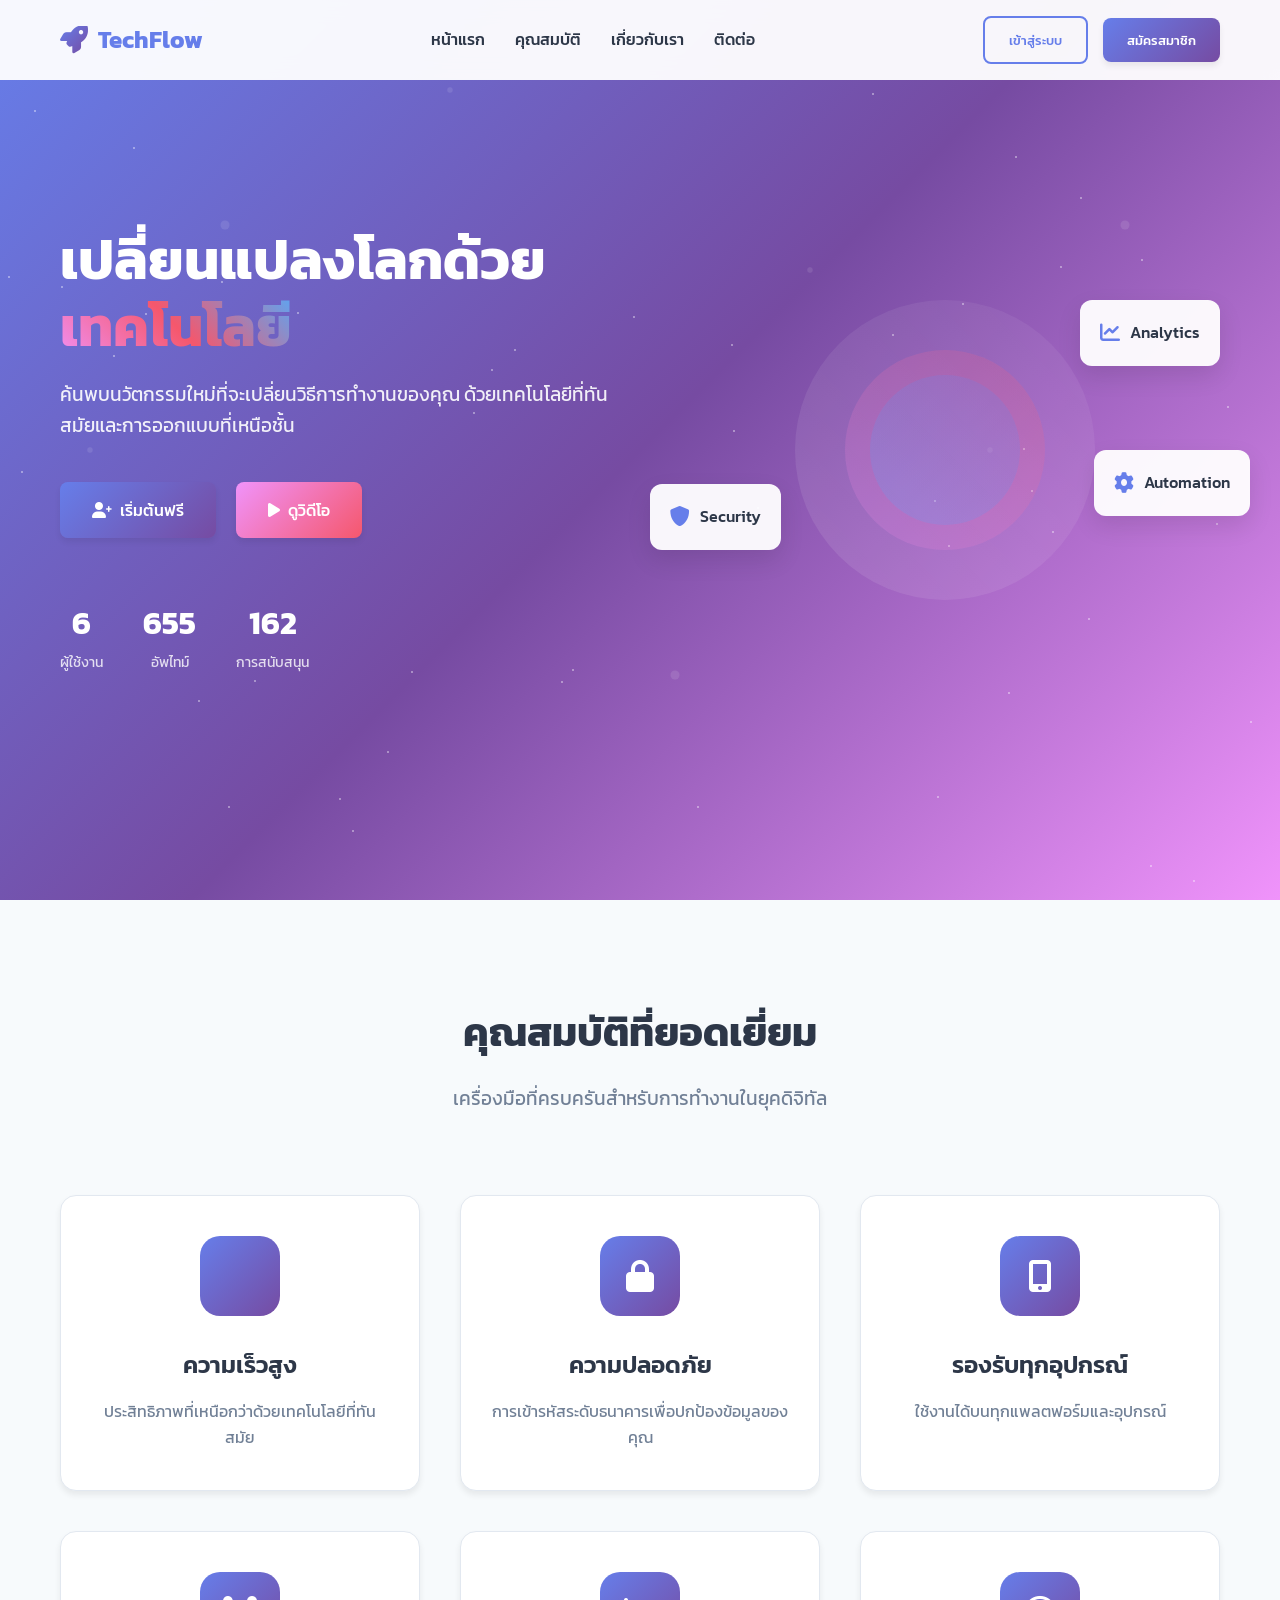
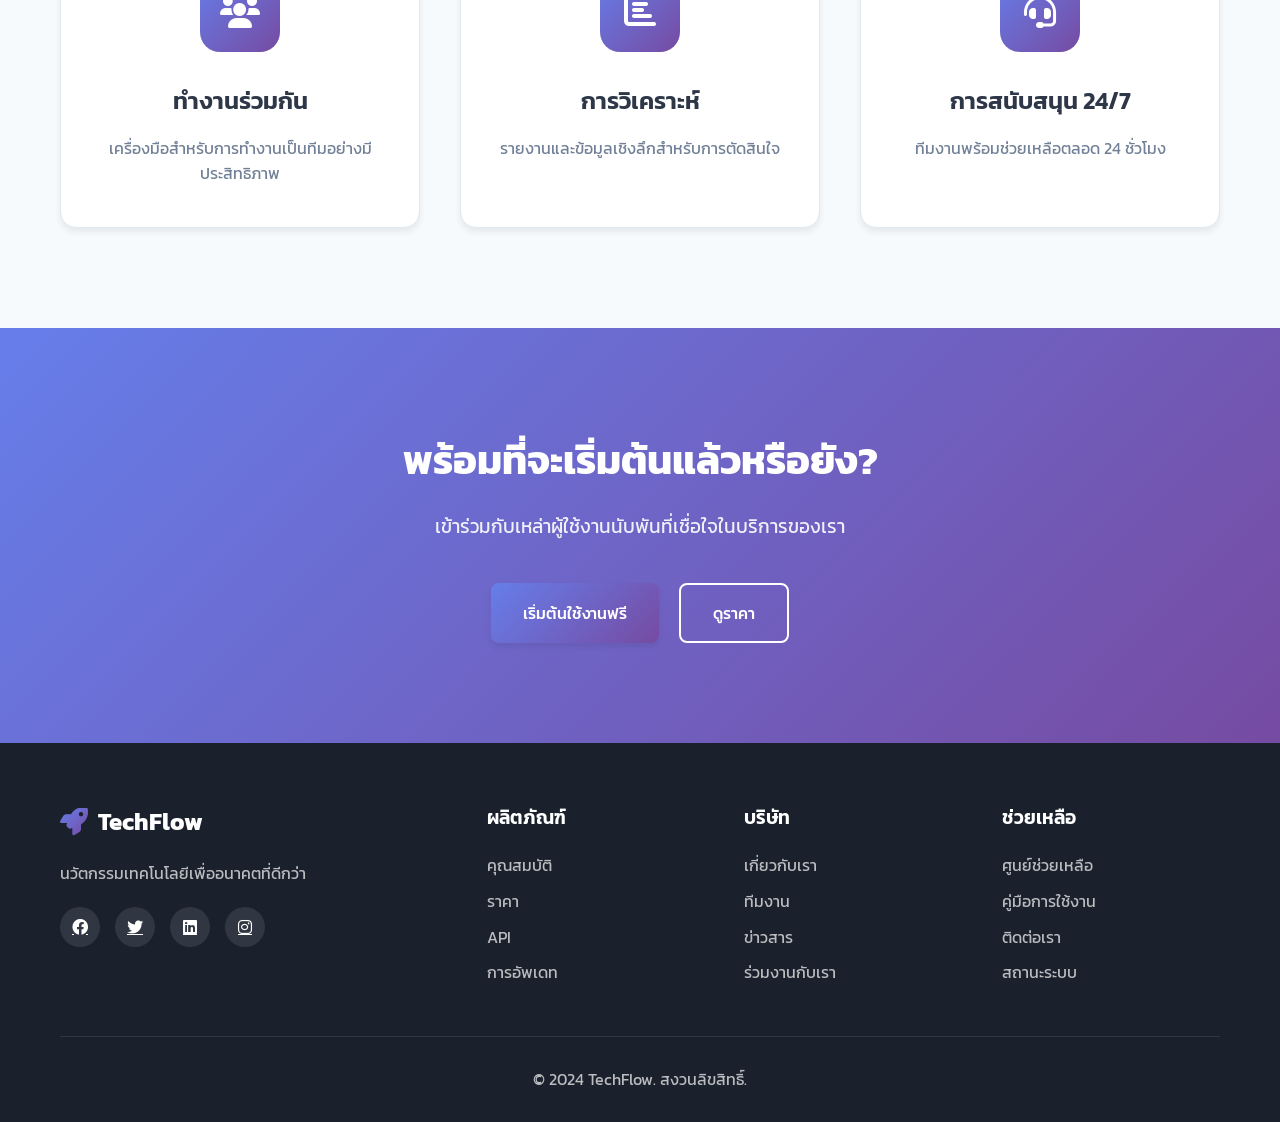
<file: index.html>
<!DOCTYPE html>
<html lang="th">
<head>
    <meta charset="UTF-8">
    <meta name="viewport" content="width=device-width, initial-scale=1.0">
    <title>Welcome - เข้าสู่โลกแห่งนวัตกรรม</title>
    <link rel="stylesheet" href="styles.css">
    <link href="https://cdnjs.cloudflare.com/ajax/libs/font-awesome/6.0.0/css/all.min.css" rel="stylesheet">
    <link href="https://fonts.googleapis.com/css2?family=Kanit:wght@300;400;500;600;700&display=swap" rel="stylesheet">
</head>
<body>
    <!-- Navigation -->
    <nav class="navbar">
        <div class="nav-container">
            <div class="nav-logo">
                <i class="fas fa-rocket"></i>
                <span>TechFlow</span>
            </div>
            <div class="nav-menu">
                <a href="#home" class="nav-link">หน้าแรก</a>
                <a href="#features" class="nav-link">คุณสมบัติ</a>
                <a href="#about" class="nav-link">เกี่ยวกับเรา</a>
                <a href="#contact" class="nav-link">ติดต่อ</a>
            </div>
            <div class="nav-auth">
                <button class="btn btn-outline" onclick="openModal('login')">เข้าสู่ระบบ</button>
                <button class="btn btn-primary" onclick="openModal('signup')">สมัครสมาชิก</button>
            </div>
            <div class="hamburger">
                <span></span>
                <span></span>
                <span></span>
            </div>
        </div>
    </nav>

    <!-- Hero Section -->
    <section id="home" class="hero">
        <div class="hero-container">
            <div class="hero-content">
                <h1 class="hero-title">
                    เปลี่ยนแปลงโลกด้วย
                    <span class="gradient-text">เทคโนโลยี</span>
                </h1>
                <p class="hero-description">
                    ค้นพบนวัตกรรมใหม่ที่จะเปลี่ยนวิธีการทำงานของคุณ 
                    ด้วยเทคโนโลยีที่ทันสมัยและการออกแบบที่เหนือชั้น
                </p>
                <div class="hero-buttons">
                    <button class="btn btn-primary btn-large" onclick="openModal('signup')">
                        <i class="fas fa-user-plus"></i>
                        เริ่มต้นฟรี
                    </button>
                    <button class="btn btn-secondary btn-large">
                        <i class="fas fa-play"></i>
                        ดูวิดีโอ
                    </button>
                </div>
                <div class="hero-stats">
                    <div class="stat">
                        <span class="stat-number">10K+</span>
                        <span class="stat-label">ผู้ใช้งาน</span>
                    </div>
                    <div class="stat">
                        <span class="stat-number">99.9%</span>
                        <span class="stat-label">อัพไทม์</span>
                    </div>
                    <div class="stat">
                        <span class="stat-number">24/7</span>
                        <span class="stat-label">การสนับสนุน</span>
                    </div>
                </div>
            </div>
            <div class="hero-image">
                <div class="floating-card card-1">
                    <i class="fas fa-chart-line"></i>
                    <span>Analytics</span>
                </div>
                <div class="floating-card card-2">
                    <i class="fas fa-shield-alt"></i>
                    <span>Security</span>
                </div>
                <div class="floating-card card-3">
                    <i class="fas fa-cog"></i>
                    <span>Automation</span>
                </div>
                <div class="hero-graphic">
                    <div class="circle circle-1"></div>
                    <div class="circle circle-2"></div>
                    <div class="circle circle-3"></div>
                </div>
            </div>
        </div>
    </section>

    <!-- Features Section -->
    <section id="features" class="features">
        <div class="container">
            <div class="section-header">
                <h2>คุณสมบัติที่ยอดเยี่ยม</h2>
                <p>เครื่องมือที่ครบครันสำหรับการทำงานในยุคดิจิทัล</p>
            </div>
            <div class="features-grid">
                <div class="feature-card">
                    <div class="feature-icon">
                        <i class="fas fa-lightning-bolt"></i>
                    </div>
                    <h3>ความเร็วสูง</h3>
                    <p>ประสิทธิภาพที่เหนือกว่าด้วยเทคโนโลยีที่ทันสมัย</p>
                </div>
                <div class="feature-card">
                    <div class="feature-icon">
                        <i class="fas fa-lock"></i>
                    </div>
                    <h3>ความปลอดภัย</h3>
                    <p>การเข้ารหัสระดับธนาคารเพื่อปกป้องข้อมูลของคุณ</p>
                </div>
                <div class="feature-card">
                    <div class="feature-icon">
                        <i class="fas fa-mobile-alt"></i>
                    </div>
                    <h3>รองรับทุกอุปกรณ์</h3>
                    <p>ใช้งานได้บนทุกแพลตฟอร์มและอุปกรณ์</p>
                </div>
                <div class="feature-card">
                    <div class="feature-icon">
                        <i class="fas fa-users"></i>
                    </div>
                    <h3>ทำงานร่วมกัน</h3>
                    <p>เครื่องมือสำหรับการทำงานเป็นทีมอย่างมีประสิทธิภาพ</p>
                </div>
                <div class="feature-card">
                    <div class="feature-icon">
                        <i class="fas fa-chart-bar"></i>
                    </div>
                    <h3>การวิเคราะห์</h3>
                    <p>รายงานและข้อมูลเชิงลึกสำหรับการตัดสินใจ</p>
                </div>
                <div class="feature-card">
                    <div class="feature-icon">
                        <i class="fas fa-headset"></i>
                    </div>
                    <h3>การสนับสนุน 24/7</h3>
                    <p>ทีมงานพร้อมช่วยเหลือตลอด 24 ชั่วโมง</p>
                </div>
            </div>
        </div>
    </section>

    <!-- CTA Section -->
    <section class="cta">
        <div class="container">
            <div class="cta-content">
                <h2>พร้อมที่จะเริ่มต้นแล้วหรือยัง?</h2>
                <p>เข้าร่วมกับเหล่าผู้ใช้งานนับพันที่เชื่อใจในบริการของเรา</p>
                <div class="cta-buttons">
                    <button class="btn btn-primary btn-large" onclick="openModal('signup')">
                        เริ่มต้นใช้งานฟรี
                    </button>
                    <button class="btn btn-outline btn-large">
                        ดูราคา
                    </button>
                </div>
            </div>
        </div>
    </section>

    <!-- Footer -->
    <footer class="footer">
        <div class="container">
            <div class="footer-content">
                <div class="footer-brand">
                    <div class="footer-logo">
                        <i class="fas fa-rocket"></i>
                        <span>TechFlow</span>
                    </div>
                    <p>นวัตกรรมเทคโนโลยีเพื่ออนาคตที่ดีกว่า</p>
                    <div class="social-links">
                        <a href="#"><i class="fab fa-facebook"></i></a>
                        <a href="#"><i class="fab fa-twitter"></i></a>
                        <a href="#"><i class="fab fa-linkedin"></i></a>
                        <a href="#"><i class="fab fa-instagram"></i></a>
                    </div>
                </div>
                <div class="footer-links">
                    <div class="footer-column">
                        <h4>ผลิตภัณฑ์</h4>
                        <a href="#">คุณสมบัติ</a>
                        <a href="#">ราคา</a>
                        <a href="#">API</a>
                        <a href="#">การอัพเดท</a>
                    </div>
                    <div class="footer-column">
                        <h4>บริษัท</h4>
                        <a href="#">เกี่ยวกับเรา</a>
                        <a href="#">ทีมงาน</a>
                        <a href="#">ข่าวสาร</a>
                        <a href="#">ร่วมงานกับเรา</a>
                    </div>
                    <div class="footer-column">
                        <h4>ช่วยเหลือ</h4>
                        <a href="#">ศูนย์ช่วยเหลือ</a>
                        <a href="#">คู่มือการใช้งาน</a>
                        <a href="#">ติดต่อเรา</a>
                        <a href="#">สถานะระบบ</a>
                    </div>
                </div>
            </div>
            <div class="footer-bottom">
                <p>&copy; 2024 TechFlow. สงวนลิขสิทธิ์.</p>
            </div>
        </div>
    </footer>

    <!-- Modal for Login/Signup -->
    <div id="modal" class="modal">
        <div class="modal-content">
            <span class="close">&times;</span>
            
            <!-- Login Form -->
            <div id="loginForm" class="auth-form">
                <h2>เข้าสู่ระบบ</h2>
                <form>
                    <div class="form-group">
                        <label for="loginEmail">อีเมล</label>
                        <input type="email" id="loginEmail" required>
                    </div>
                    <div class="form-group">
                        <label for="loginPassword">รหัสผ่าน</label>
                        <input type="password" id="loginPassword" required>
                    </div>
                    <div class="form-options">
                        <label class="checkbox">
                            <input type="checkbox">
                            <span class="checkmark"></span>
                            จดจำฉันไว้
                        </label>
                        <a href="#" class="forgot-password">ลืมรหัสผ่าน?</a>
                    </div>
                    <button type="submit" class="btn btn-primary btn-full">เข้าสู่ระบบ</button>
                </form>
                <div class="auth-switch">
                    <p>ยังไม่มีบัญชี? <a href="#" onclick="switchForm('signup')">สมัครสมาชิก</a></p>
                </div>
            </div>

            <!-- Signup Form -->
            <div id="signupForm" class="auth-form" style="display: none;">
                <h2>สมัครสมาชิก</h2>
                <form>
                    <div class="form-group">
                        <label for="signupName">ชื่อ-นามสกุล</label>
                        <input type="text" id="signupName" required>
                    </div>
                    <div class="form-group">
                        <label for="signupEmail">อีเมล</label>
                        <input type="email" id="signupEmail" required>
                    </div>
                    <div class="form-group">
                        <label for="signupPassword">รหัสผ่าน</label>
                        <input type="password" id="signupPassword" required>
                    </div>
                    <div class="form-group">
                        <label for="confirmPassword">ยืนยันรหัสผ่าน</label>
                        <input type="password" id="confirmPassword" required>
                    </div>
                    <div class="form-options">
                        <label class="checkbox">
                            <input type="checkbox" required>
                            <span class="checkmark"></span>
                            ฉันยอมรับ <a href="#">ข้อกำหนดการใช้งาน</a>
                        </label>
                    </div>
                    <button type="submit" class="btn btn-primary btn-full">สมัครสมาชิก</button>
                </form>
                <div class="auth-switch">
                    <p>มีบัญชีอยู่แล้ว? <a href="#" onclick="switchForm('login')">เข้าสู่ระบบ</a></p>
                </div>
            </div>
        </div>
    </div>

    <script src="script.js"></script>
</body>
</html>
</file>
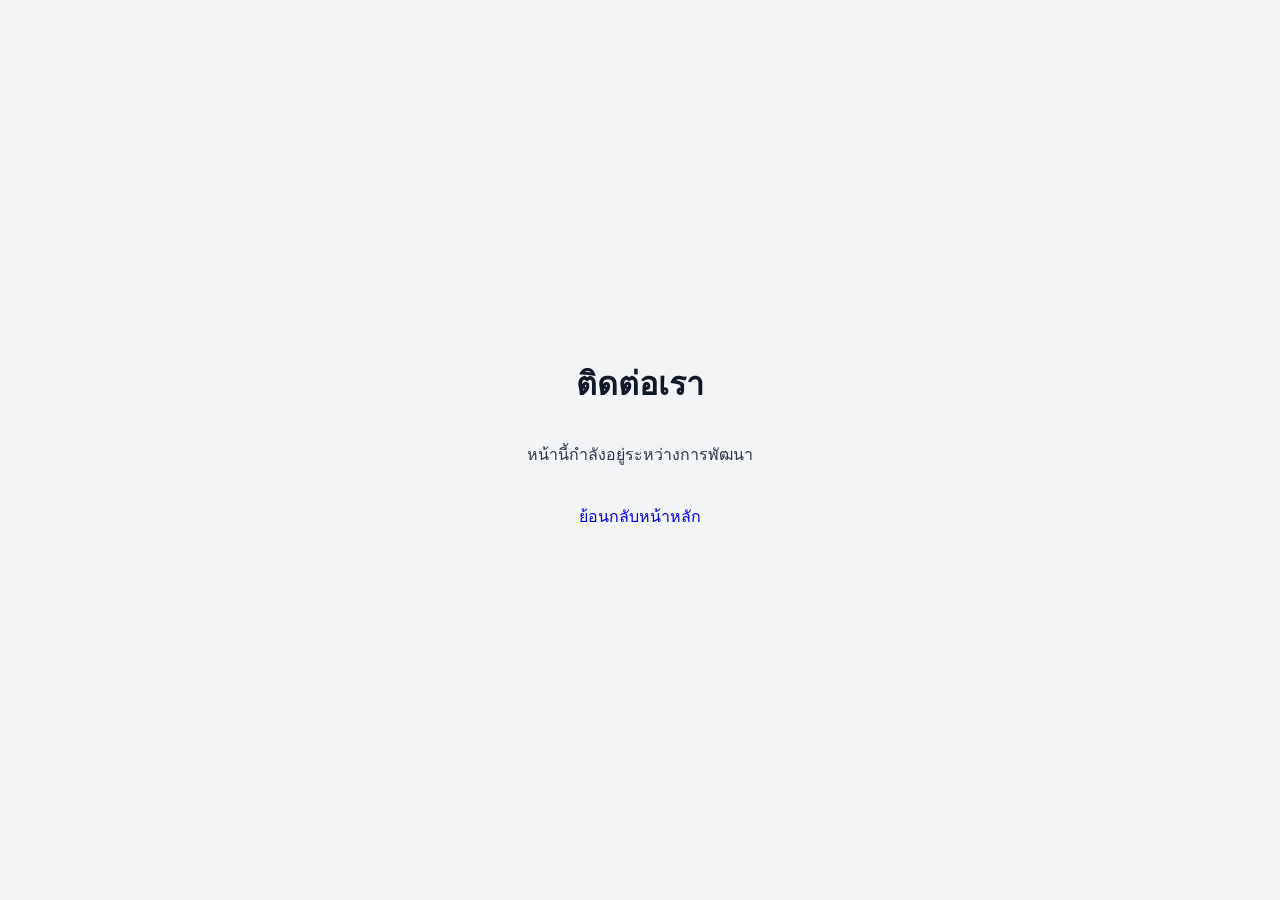
<file: contact.html>
<!DOCTYPE html>
<html lang="th">
<head>
  <meta charset="UTF-8" />
  <meta name="viewport" content="width=device-width, initial-scale=1.0" />
  <title>ติดต่อเรา - MyBrand</title>
  <link href="https://fonts.googleapis.com/css2?family=Inter:wght@400;600;700&display=swap" rel="stylesheet" />
  <link rel="stylesheet" href="styles.css" />
  <style>
    .contact-page {
      display: flex;
      flex-direction: column;
      align-items: center;
      justify-content: center;
      min-height: 100vh;
      padding: 2rem;
      background-color: #f3f4f6;
    }
    .contact-page h1 {
      margin-bottom: 2rem;
      font-size: 2rem;
      color: #111827;
    }
    .contact-page a {
      margin-top: 1.5rem;
    }
  </style>
</head>
<body>
  <div class="contact-page">
    <h1>ติดต่อเรา</h1>
    <p>หน้านี้กำลังอยู่ระหว่างการพัฒนา</p>
    <a class="btn secondary" href="index.html">ย้อนกลับหน้าหลัก</a>
  </div>
</body>
</html>
</file>
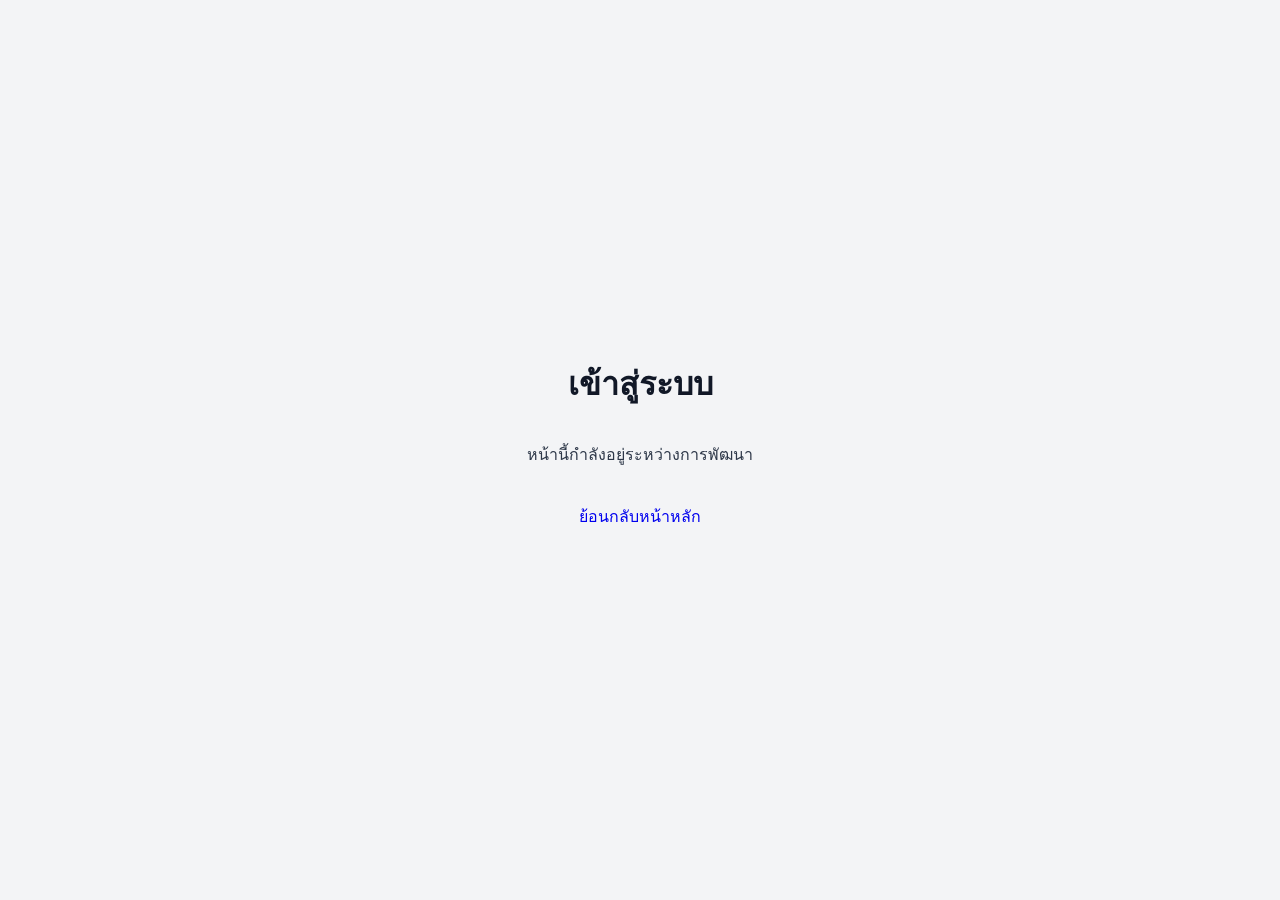
<file: login.html>
<!DOCTYPE html>
<html lang="th">
<head>
  <meta charset="UTF-8" />
  <meta name="viewport" content="width=device-width, initial-scale=1.0" />
  <title>ล็อกอิน - MyBrand</title>
  <link href="https://fonts.googleapis.com/css2?family=Inter:wght@400;600;700&display=swap" rel="stylesheet" />
  <link rel="stylesheet" href="styles.css" />
  <style>
    .auth-page {
      display: flex;
      flex-direction: column;
      align-items: center;
      justify-content: center;
      min-height: 100vh;
      padding: 2rem;
      background-color: #f3f4f6;
    }
    .auth-page h1 {
      margin-bottom: 2rem;
      font-size: 2rem;
      color: #111827;
    }
    .auth-page a {
      margin-top: 1.5rem;
    }
  </style>
</head>
<body>
  <div class="auth-page">
    <h1>เข้าสู่ระบบ</h1>
    <p>หน้านี้กำลังอยู่ระหว่างการพัฒนา</p>
    <a class="btn secondary" href="index.html">ย้อนกลับหน้าหลัก</a>
  </div>
</body>
</html>
</file>
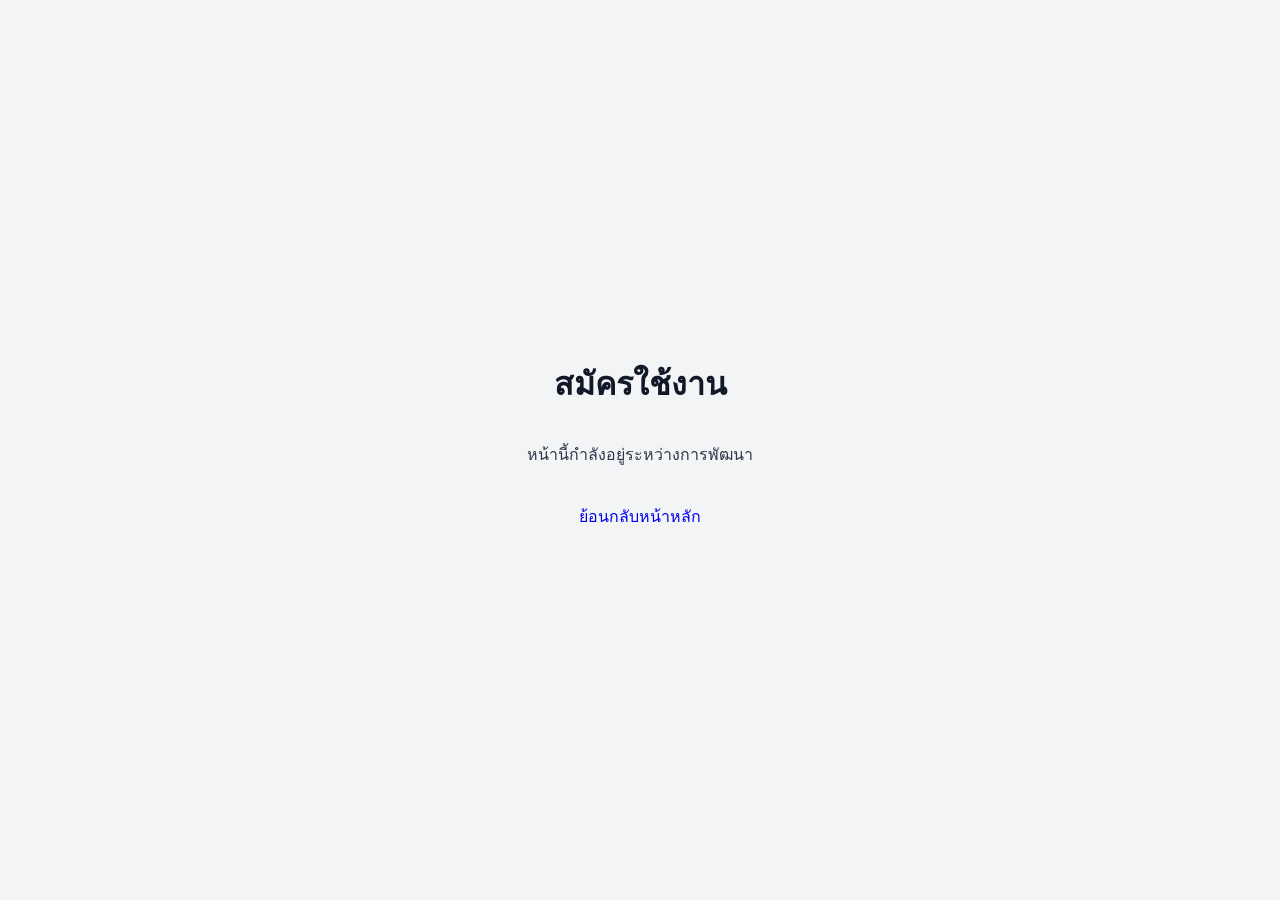
<file: signup.html>
<!DOCTYPE html>
<html lang="th">
<head>
  <meta charset="UTF-8" />
  <meta name="viewport" content="width=device-width, initial-scale=1.0" />
  <title>สมัครใช้งาน - MyBrand</title>
  <link href="https://fonts.googleapis.com/css2?family=Inter:wght@400;600;700&display=swap" rel="stylesheet" />
  <link rel="stylesheet" href="styles.css" />
  <style>
    .auth-page {
      display: flex;
      flex-direction: column;
      align-items: center;
      justify-content: center;
      min-height: 100vh;
      padding: 2rem;
      background-color: #f3f4f6;
    }
    .auth-page h1 {
      margin-bottom: 2rem;
      font-size: 2rem;
      color: #111827;
    }
    .auth-page a {
      margin-top: 1.5rem;
    }
  </style>
</head>
<body>
  <div class="auth-page">
    <h1>สมัครใช้งาน</h1>
    <p>หน้านี้กำลังอยู่ระหว่างการพัฒนา</p>
    <a class="btn secondary" href="index.html">ย้อนกลับหน้าหลัก</a>
  </div>
</body>
</html>
</file>
<file: styles.css>
/* Reset and Base Styles */
* {
    margin: 0;
    padding: 0;
    box-sizing: border-box;
}

:root {
    --primary-color: #667eea;
    --primary-dark: #5a6fd8;
    --secondary-color: #764ba2;
    --accent-color: #f093fb;
    --text-primary: #2d3748;
    --text-secondary: #718096;
    --text-light: #ffffff;
    --bg-primary: #ffffff;
    --bg-secondary: #f7fafc;
    --bg-dark: #1a202c;
    --border-color: #e2e8f0;
    --shadow-light: 0 4px 6px rgba(0, 0, 0, 0.07);
    --shadow-medium: 0 10px 25px rgba(0, 0, 0, 0.1);
    --shadow-heavy: 0 20px 40px rgba(0, 0, 0, 0.15);
    --gradient-primary: linear-gradient(135deg, #667eea 0%, #764ba2 100%);
    --gradient-secondary: linear-gradient(135deg, #f093fb 0%, #f5576c 100%);
    --gradient-background: linear-gradient(135deg, #667eea 0%, #764ba2 50%, #f093fb 100%);
}

body {
    font-family: 'Kanit', sans-serif;
    line-height: 1.6;
    color: var(--text-primary);
    overflow-x: hidden;
}

/* Smooth scrolling */
html {
    scroll-behavior: smooth;
}

/* Container */
.container {
    max-width: 1200px;
    margin: 0 auto;
    padding: 0 20px;
}

/* Buttons */
.btn {
    display: inline-flex;
    align-items: center;
    gap: 8px;
    padding: 12px 24px;
    border: none;
    border-radius: 8px;
    font-family: inherit;
    font-weight: 500;
    text-decoration: none;
    cursor: pointer;
    transition: all 0.3s ease;
    position: relative;
    overflow: hidden;
}

.btn::before {
    content: '';
    position: absolute;
    top: 0;
    left: -100%;
    width: 100%;
    height: 100%;
    background: linear-gradient(90deg, transparent, rgba(255,255,255,0.2), transparent);
    transition: left 0.5s;
}

.btn:hover::before {
    left: 100%;
}

.btn-primary {
    background: var(--gradient-primary);
    color: var(--text-light);
    box-shadow: var(--shadow-light);
}

.btn-primary:hover {
    transform: translateY(-2px);
    box-shadow: var(--shadow-medium);
}

.btn-secondary {
    background: var(--gradient-secondary);
    color: var(--text-light);
    box-shadow: var(--shadow-light);
}

.btn-secondary:hover {
    transform: translateY(-2px);
    box-shadow: var(--shadow-medium);
}

.btn-outline {
    background: transparent;
    color: var(--primary-color);
    border: 2px solid var(--primary-color);
}

.btn-outline:hover {
    background: var(--primary-color);
    color: var(--text-light);
    transform: translateY(-2px);
}

.btn-large {
    padding: 16px 32px;
    font-size: 16px;
}

.btn-full {
    width: 100%;
    justify-content: center;
}

/* Navigation */
.navbar {
    position: fixed;
    top: 0;
    width: 100%;
    background: rgba(255, 255, 255, 0.95);
    backdrop-filter: blur(10px);
    z-index: 1000;
    padding: 1rem 0;
    transition: all 0.3s ease;
}

.navbar.scrolled {
    background: rgba(255, 255, 255, 0.98);
    box-shadow: var(--shadow-light);
}

.nav-container {
    max-width: 1200px;
    margin: 0 auto;
    padding: 0 20px;
    display: flex;
    justify-content: space-between;
    align-items: center;
}

.nav-logo {
    display: flex;
    align-items: center;
    gap: 10px;
    font-size: 24px;
    font-weight: 700;
    color: var(--primary-color);
}

.nav-logo i {
    font-size: 28px;
    background: var(--gradient-primary);
    -webkit-background-clip: text;
    -webkit-text-fill-color: transparent;
    background-clip: text;
}

.nav-menu {
    display: flex;
    gap: 30px;
}

.nav-link {
    text-decoration: none;
    color: var(--text-primary);
    font-weight: 500;
    transition: color 0.3s ease;
    position: relative;
}

.nav-link::after {
    content: '';
    position: absolute;
    bottom: -5px;
    left: 0;
    width: 0;
    height: 2px;
    background: var(--gradient-primary);
    transition: width 0.3s ease;
}

.nav-link:hover {
    color: var(--primary-color);
}

.nav-link:hover::after {
    width: 100%;
}

.nav-auth {
    display: flex;
    gap: 15px;
    align-items: center;
}

.hamburger {
    display: none;
    flex-direction: column;
    cursor: pointer;
    gap: 4px;
}

.hamburger span {
    width: 25px;
    height: 3px;
    background: var(--text-primary);
    transition: 0.3s;
}

/* Hero Section */
.hero {
    min-height: 100vh;
    background: var(--gradient-background);
    display: flex;
    align-items: center;
    position: relative;
    overflow: hidden;
}

.hero::before {
    content: '';
    position: absolute;
    top: 0;
    left: 0;
    right: 0;
    bottom: 0;
    background: url('data:image/svg+xml,<svg xmlns="http://www.w3.org/2000/svg" viewBox="0 0 100 100"><defs><pattern id="grain" width="100" height="100" patternUnits="userSpaceOnUse"><circle cx="25" cy="25" r="0.5" fill="%23ffffff" opacity="0.1"/><circle cx="75" cy="75" r="0.5" fill="%23ffffff" opacity="0.1"/><circle cx="50" cy="10" r="0.3" fill="%23ffffff" opacity="0.1"/><circle cx="10" cy="50" r="0.3" fill="%23ffffff" opacity="0.1"/><circle cx="90" cy="30" r="0.3" fill="%23ffffff" opacity="0.1"/></pattern></defs><rect width="100" height="100" fill="url(%23grain)"/></svg>');
}

.hero-container {
    max-width: 1200px;
    margin: 0 auto;
    padding: 0 20px;
    display: grid;
    grid-template-columns: 1fr 1fr;
    gap: 60px;
    align-items: center;
    position: relative;
    z-index: 1;
}

.hero-content {
    animation: fadeInUp 1s ease-out;
}

.hero-title {
    font-size: 3.5rem;
    font-weight: 700;
    line-height: 1.2;
    margin-bottom: 20px;
    color: var(--text-light);
}

.gradient-text {
    background: linear-gradient(45deg, #f093fb, #f5576c, #4facfe);
    -webkit-background-clip: text;
    -webkit-text-fill-color: transparent;
    background-clip: text;
    animation: gradientShift 3s ease-in-out infinite;
}

@keyframes gradientShift {
    0%, 100% { background-position: 0% 50%; }
    50% { background-position: 100% 50%; }
}

.hero-description {
    font-size: 1.2rem;
    color: rgba(255, 255, 255, 0.9);
    margin-bottom: 40px;
    line-height: 1.6;
}

.hero-buttons {
    display: flex;
    gap: 20px;
    margin-bottom: 60px;
}

.hero-stats {
    display: flex;
    gap: 40px;
}

.stat {
    text-align: center;
}

.stat-number {
    display: block;
    font-size: 2rem;
    font-weight: 700;
    color: var(--text-light);
}

.stat-label {
    font-size: 0.9rem;
    color: rgba(255, 255, 255, 0.8);
}

/* Hero Image */
.hero-image {
    position: relative;
    display: flex;
    justify-content: center;
    align-items: center;
    animation: fadeInRight 1s ease-out 0.3s both;
}

.hero-graphic {
    position: relative;
    width: 400px;
    height: 400px;
}

.circle {
    position: absolute;
    border-radius: 50%;
    animation: float 6s ease-in-out infinite;
}

.circle-1 {
    width: 300px;
    height: 300px;
    background: linear-gradient(45deg, rgba(255,255,255,0.1), rgba(255,255,255,0.05));
    top: 50px;
    left: 50px;
    animation-delay: 0s;
}

.circle-2 {
    width: 200px;
    height: 200px;
    background: linear-gradient(45deg, rgba(240,147,251,0.2), rgba(245,87,108,0.2));
    top: 100px;
    left: 100px;
    animation-delay: 2s;
}

.circle-3 {
    width: 150px;
    height: 150px;
    background: linear-gradient(45deg, rgba(79,172,254,0.2), rgba(102,126,234,0.2));
    top: 125px;
    left: 125px;
    animation-delay: 4s;
}

.floating-card {
    position: absolute;
    background: rgba(255, 255, 255, 0.95);
    backdrop-filter: blur(10px);
    padding: 20px;
    border-radius: 12px;
    box-shadow: var(--shadow-medium);
    display: flex;
    align-items: center;
    gap: 10px;
    font-weight: 500;
    color: var(--text-primary);
    animation: float 4s ease-in-out infinite;
}

.card-1 {
    top: 50px;
    right: 0;
    animation-delay: 0s;
}

.card-2 {
    bottom: 100px;
    left: -20px;
    animation-delay: 1.5s;
}

.card-3 {
    top: 200px;
    right: -30px;
    animation-delay: 3s;
}

.floating-card i {
    font-size: 20px;
    color: var(--primary-color);
}

@keyframes float {
    0%, 100% { transform: translateY(0px); }
    50% { transform: translateY(-20px); }
}

@keyframes fadeInUp {
    from {
        opacity: 0;
        transform: translateY(30px);
    }
    to {
        opacity: 1;
        transform: translateY(0);
    }
}

@keyframes fadeInRight {
    from {
        opacity: 0;
        transform: translateX(30px);
    }
    to {
        opacity: 1;
        transform: translateX(0);
    }
}

/* Features Section */
.features {
    padding: 100px 0;
    background: var(--bg-secondary);
}

.section-header {
    text-align: center;
    margin-bottom: 80px;
}

.section-header h2 {
    font-size: 2.5rem;
    font-weight: 700;
    margin-bottom: 20px;
    color: var(--text-primary);
}

.section-header p {
    font-size: 1.2rem;
    color: var(--text-secondary);
    max-width: 600px;
    margin: 0 auto;
}

.features-grid {
    display: grid;
    grid-template-columns: repeat(auto-fit, minmax(300px, 1fr));
    gap: 40px;
}

.feature-card {
    background: var(--bg-primary);
    padding: 40px 30px;
    border-radius: 16px;
    box-shadow: var(--shadow-light);
    text-align: center;
    transition: all 0.3s ease;
    border: 1px solid var(--border-color);
}

.feature-card:hover {
    transform: translateY(-10px);
    box-shadow: var(--shadow-heavy);
}

.feature-icon {
    width: 80px;
    height: 80px;
    background: var(--gradient-primary);
    border-radius: 20px;
    display: flex;
    align-items: center;
    justify-content: center;
    margin: 0 auto 30px;
    color: var(--text-light);
    font-size: 2rem;
}

.feature-card h3 {
    font-size: 1.5rem;
    font-weight: 600;
    margin-bottom: 15px;
    color: var(--text-primary);
}

.feature-card p {
    color: var(--text-secondary);
    line-height: 1.6;
}

/* CTA Section */
.cta {
    padding: 100px 0;
    background: var(--gradient-primary);
    text-align: center;
}

.cta-content h2 {
    font-size: 2.5rem;
    font-weight: 700;
    color: var(--text-light);
    margin-bottom: 20px;
}

.cta-content p {
    font-size: 1.2rem;
    color: rgba(255, 255, 255, 0.9);
    margin-bottom: 40px;
    max-width: 600px;
    margin-left: auto;
    margin-right: auto;
}

.cta-buttons {
    display: flex;
    gap: 20px;
    justify-content: center;
}

.cta .btn-outline {
    border-color: var(--text-light);
    color: var(--text-light);
}

.cta .btn-outline:hover {
    background: var(--text-light);
    color: var(--primary-color);
}

/* Footer */
.footer {
    background: var(--bg-dark);
    color: var(--text-light);
    padding: 60px 0 30px;
}

.footer-content {
    display: grid;
    grid-template-columns: 1fr 2fr;
    gap: 60px;
    margin-bottom: 40px;
}

.footer-brand p {
    margin: 20px 0;
    color: rgba(255, 255, 255, 0.7);
}

.footer-logo {
    display: flex;
    align-items: center;
    gap: 10px;
    font-size: 24px;
    font-weight: 700;
    margin-bottom: 20px;
}

.footer-logo i {
    font-size: 28px;
    background: var(--gradient-primary);
    -webkit-background-clip: text;
    -webkit-text-fill-color: transparent;
    background-clip: text;
}

.social-links {
    display: flex;
    gap: 15px;
}

.social-links a {
    width: 40px;
    height: 40px;
    background: rgba(255, 255, 255, 0.1);
    border-radius: 50%;
    display: flex;
    align-items: center;
    justify-content: center;
    color: var(--text-light);
    transition: all 0.3s ease;
}

.social-links a:hover {
    background: var(--primary-color);
    transform: translateY(-2px);
}

.footer-links {
    display: grid;
    grid-template-columns: repeat(3, 1fr);
    gap: 40px;
}

.footer-column h4 {
    font-size: 1.2rem;
    font-weight: 600;
    margin-bottom: 20px;
}

.footer-column a {
    display: block;
    color: rgba(255, 255, 255, 0.7);
    text-decoration: none;
    margin-bottom: 10px;
    transition: color 0.3s ease;
}

.footer-column a:hover {
    color: var(--text-light);
}

.footer-bottom {
    border-top: 1px solid rgba(255, 255, 255, 0.1);
    padding-top: 30px;
    text-align: center;
    color: rgba(255, 255, 255, 0.7);
}

/* Modal */
.modal {
    display: none;
    position: fixed;
    z-index: 2000;
    left: 0;
    top: 0;
    width: 100%;
    height: 100%;
    background-color: rgba(0, 0, 0, 0.6);
    backdrop-filter: blur(5px);
}

.modal-content {
    background-color: var(--bg-primary);
    margin: 5% auto;
    padding: 0;
    border-radius: 16px;
    width: 90%;
    max-width: 450px;
    box-shadow: var(--shadow-heavy);
    position: relative;
    animation: modalSlideIn 0.3s ease-out;
}

@keyframes modalSlideIn {
    from {
        opacity: 0;
        transform: translateY(-50px);
    }
    to {
        opacity: 1;
        transform: translateY(0);
    }
}

.close {
    position: absolute;
    right: 20px;
    top: 20px;
    color: var(--text-secondary);
    font-size: 24px;
    font-weight: bold;
    cursor: pointer;
    transition: color 0.3s ease;
}

.close:hover {
    color: var(--text-primary);
}

.auth-form {
    padding: 40px;
}

.auth-form h2 {
    text-align: center;
    margin-bottom: 30px;
    color: var(--text-primary);
    font-weight: 600;
}

.form-group {
    margin-bottom: 20px;
}

.form-group label {
    display: block;
    margin-bottom: 8px;
    font-weight: 500;
    color: var(--text-primary);
}

.form-group input {
    width: 100%;
    padding: 12px 16px;
    border: 2px solid var(--border-color);
    border-radius: 8px;
    font-size: 16px;
    transition: border-color 0.3s ease;
    font-family: inherit;
}

.form-group input:focus {
    outline: none;
    border-color: var(--primary-color);
}

.form-options {
    display: flex;
    justify-content: space-between;
    align-items: center;
    margin-bottom: 30px;
}

.checkbox {
    display: flex;
    align-items: center;
    cursor: pointer;
    font-size: 14px;
}

.checkbox input {
    margin-right: 8px;
}

.forgot-password {
    color: var(--primary-color);
    text-decoration: none;
    font-size: 14px;
}

.forgot-password:hover {
    text-decoration: underline;
}

.auth-switch {
    text-align: center;
    margin-top: 20px;
    padding-top: 20px;
    border-top: 1px solid var(--border-color);
}

.auth-switch a {
    color: var(--primary-color);
    text-decoration: none;
    font-weight: 500;
}

.auth-switch a:hover {
    text-decoration: underline;
}

/* Responsive Design */
@media (max-width: 1024px) {
    .hero-container {
        grid-template-columns: 1fr;
        text-align: center;
        gap: 40px;
    }
    
    .hero-title {
        font-size: 3rem;
    }
    
    .features-grid {
        grid-template-columns: repeat(auto-fit, minmax(250px, 1fr));
        gap: 30px;
    }
    
    .footer-content {
        grid-template-columns: 1fr;
        gap: 40px;
    }
    
    .footer-links {
        grid-template-columns: repeat(2, 1fr);
    }
}

@media (max-width: 768px) {
    .nav-menu,
    .nav-auth {
        display: none;
    }
    
    .hamburger {
        display: flex;
    }
    
    .hero-title {
        font-size: 2.5rem;
    }
    
    .hero-buttons {
        flex-direction: column;
        align-items: center;
    }
    
    .hero-stats {
        justify-content: center;
    }
    
    .features-grid {
        grid-template-columns: 1fr;
    }
    
    .cta-buttons {
        flex-direction: column;
        align-items: center;
    }
    
    .footer-links {
        grid-template-columns: 1fr;
        gap: 30px;
    }
    
    .section-header h2 {
        font-size: 2rem;
    }
    
    .cta-content h2 {
        font-size: 2rem;
    }
}

@media (max-width: 480px) {
    .container {
        padding: 0 15px;
    }
    
    .hero-title {
        font-size: 2rem;
    }
    
    .hero-description {
        font-size: 1rem;
    }
    
    .modal-content {
        margin: 10% auto;
        width: 95%;
    }
    
    .auth-form {
        padding: 30px 20px;
    }
    
    .floating-card {
        display: none;
    }
    
    .hero-graphic {
        width: 300px;
        height: 300px;
    }
    
    .circle-1 {
        width: 250px;
        height: 250px;
        top: 25px;
        left: 25px;
    }
    
    .circle-2 {
        width: 150px;
        height: 150px;
        top: 75px;
        left: 75px;
    }
    
    .circle-3 {
        width: 100px;
        height: 100px;
        top: 100px;
        left: 100px;
    }
}

/* Loading Animation */
@keyframes pulse {
    0% {
        box-shadow: 0 0 0 0 rgba(102, 126, 234, 0.7);
    }
    70% {
        box-shadow: 0 0 0 10px rgba(102, 126, 234, 0);
    }
    100% {
        box-shadow: 0 0 0 0 rgba(102, 126, 234, 0);
    }
}

.btn-primary:active {
    animation: pulse 0.6s;
}

/* Scroll animations */
.fade-in {
    opacity: 0;
    transform: translateY(30px);
    transition: all 0.6s ease;
}

.fade-in.visible {
    opacity: 1;
    transform: translateY(0);
}

/* Custom scrollbar */
::-webkit-scrollbar {
    width: 8px;
}

::-webkit-scrollbar-track {
    background: var(--bg-secondary);
}

::-webkit-scrollbar-thumb {
    background: var(--gradient-primary);
    border-radius: 4px;
}

::-webkit-scrollbar-thumb:hover {
    background: var(--primary-dark);
}
</file>
